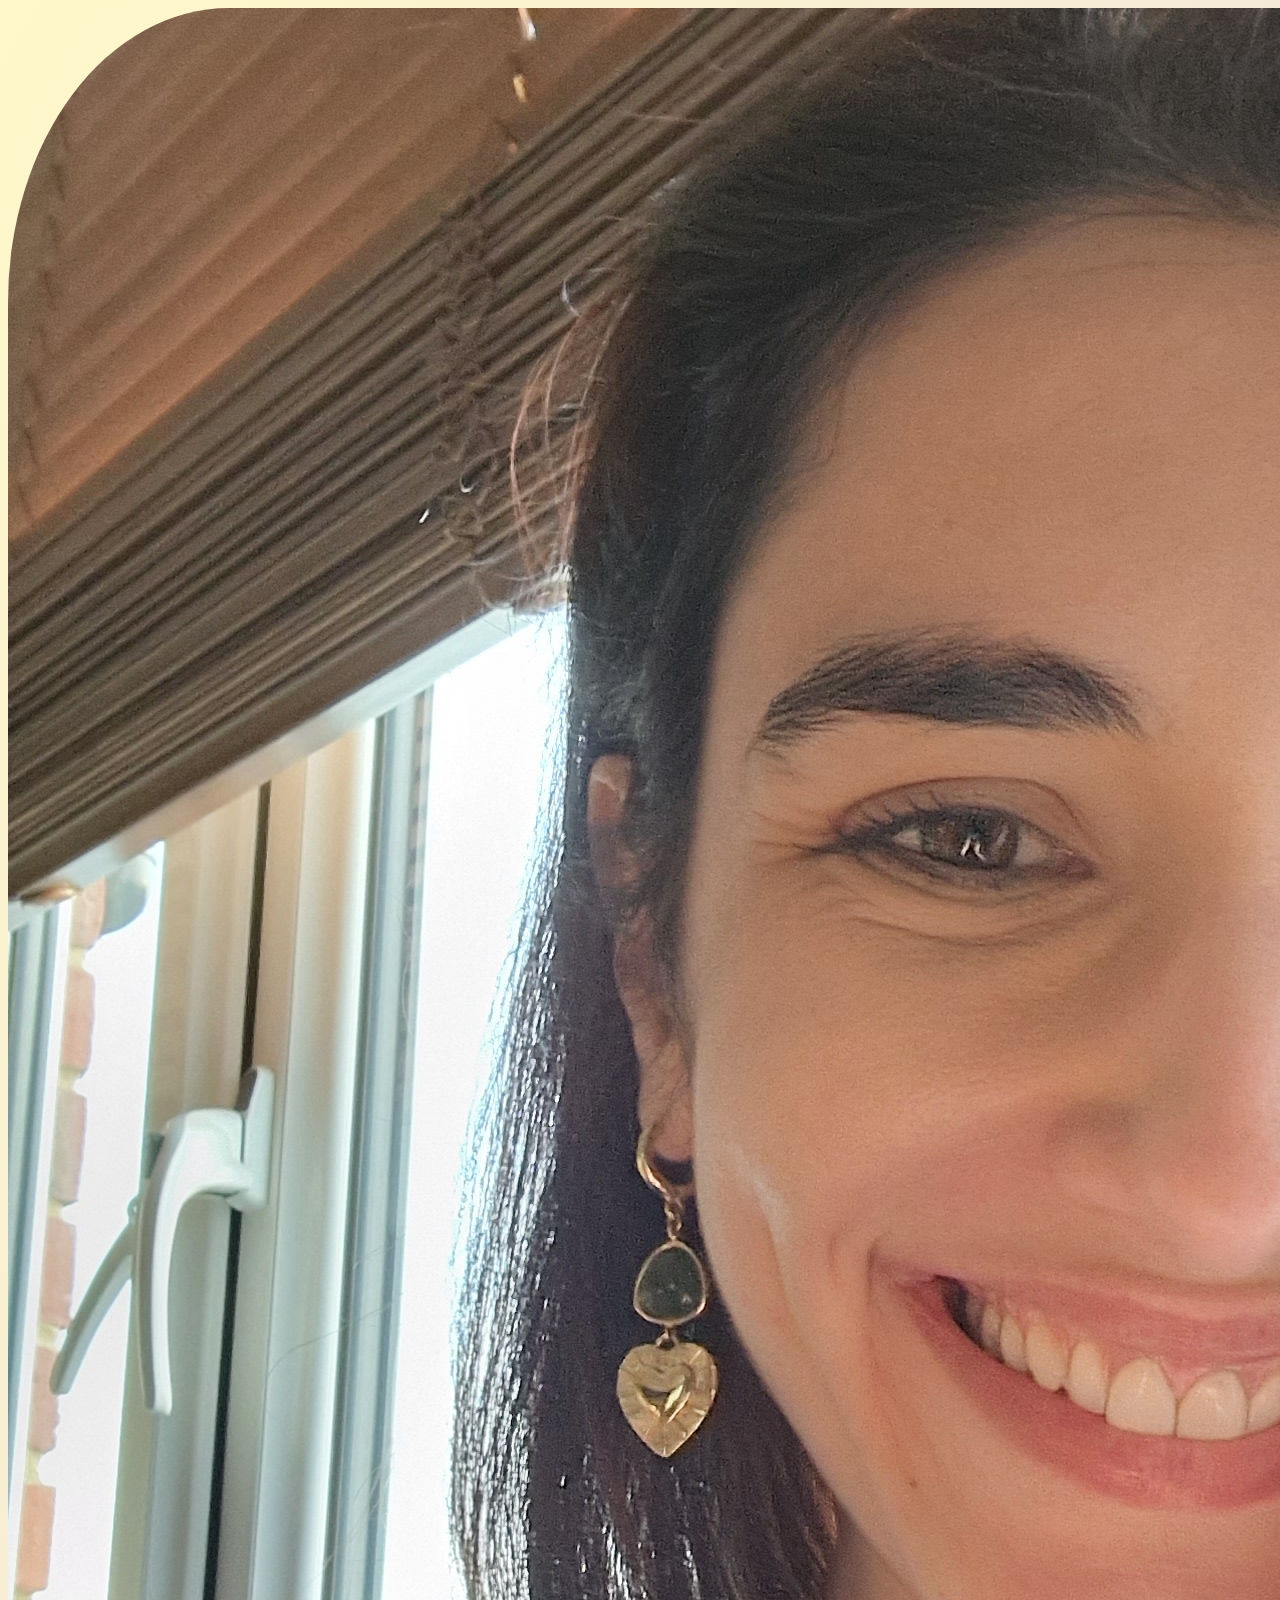
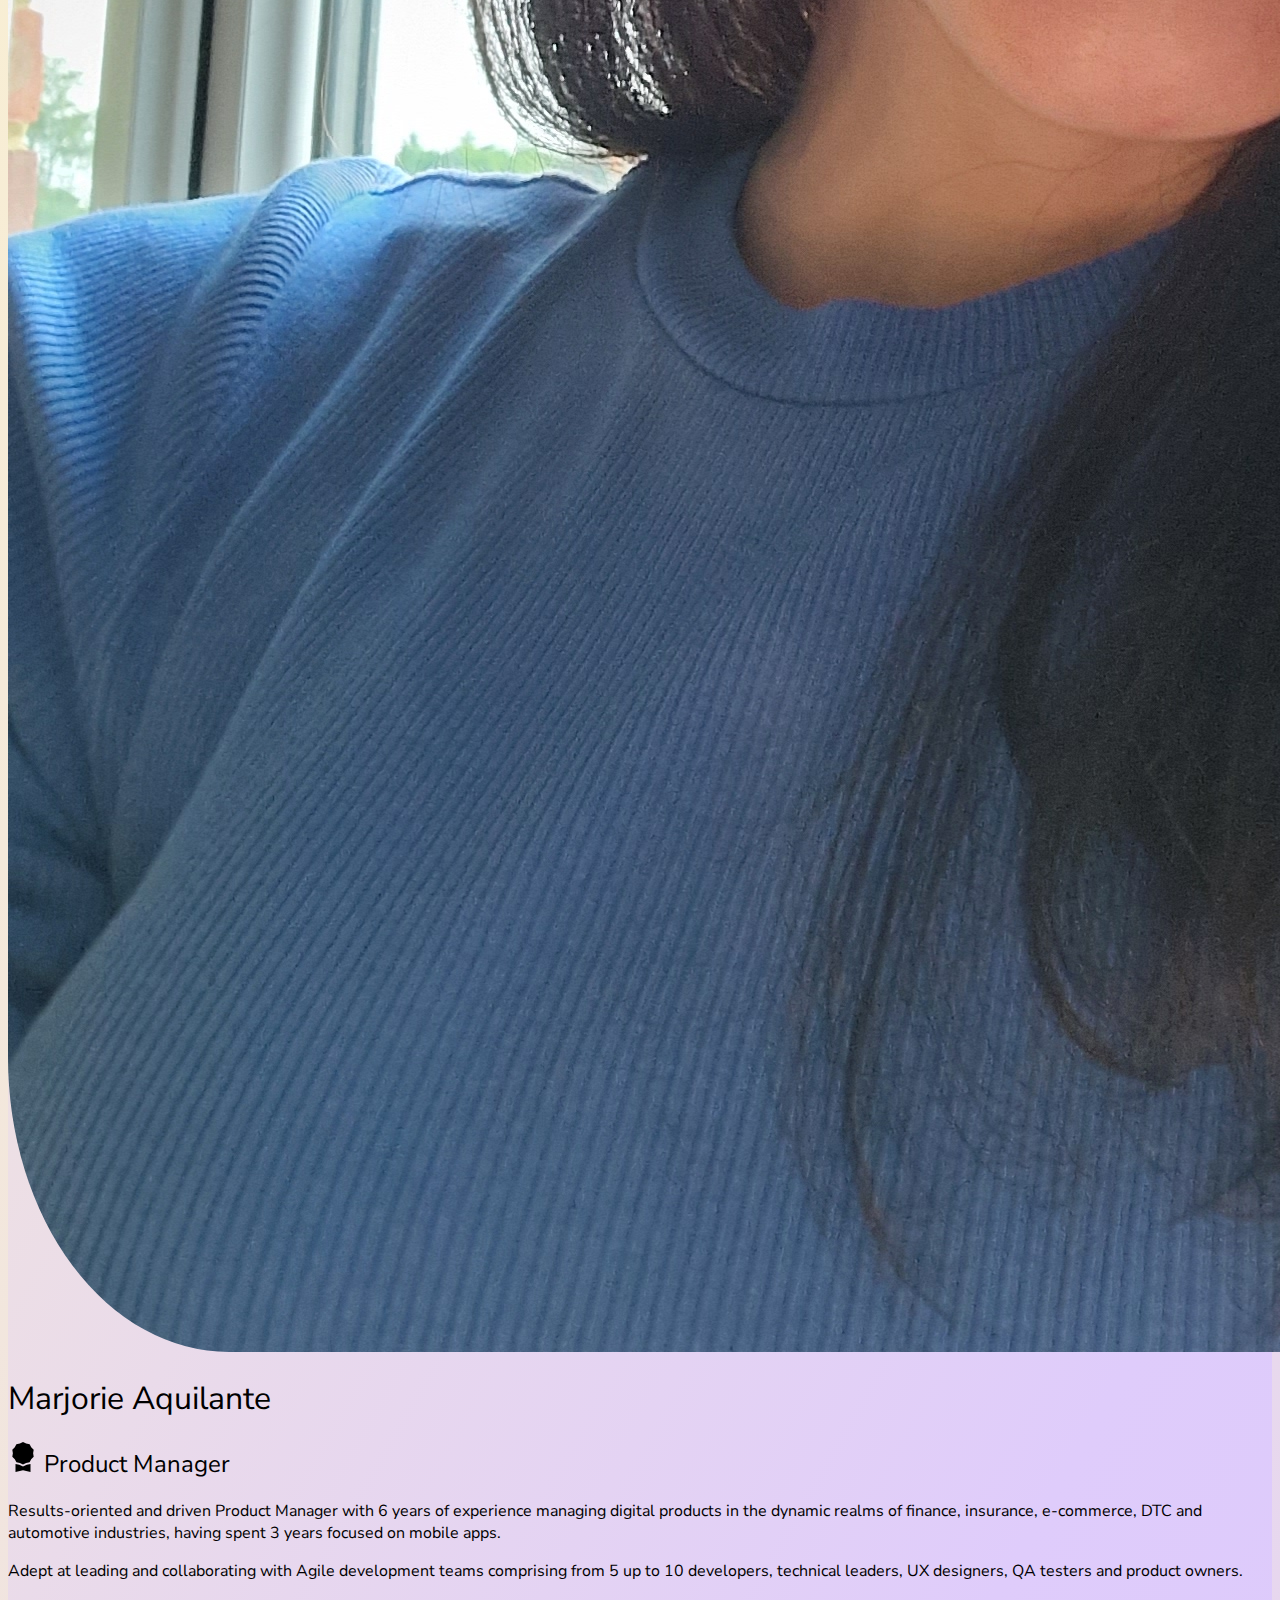
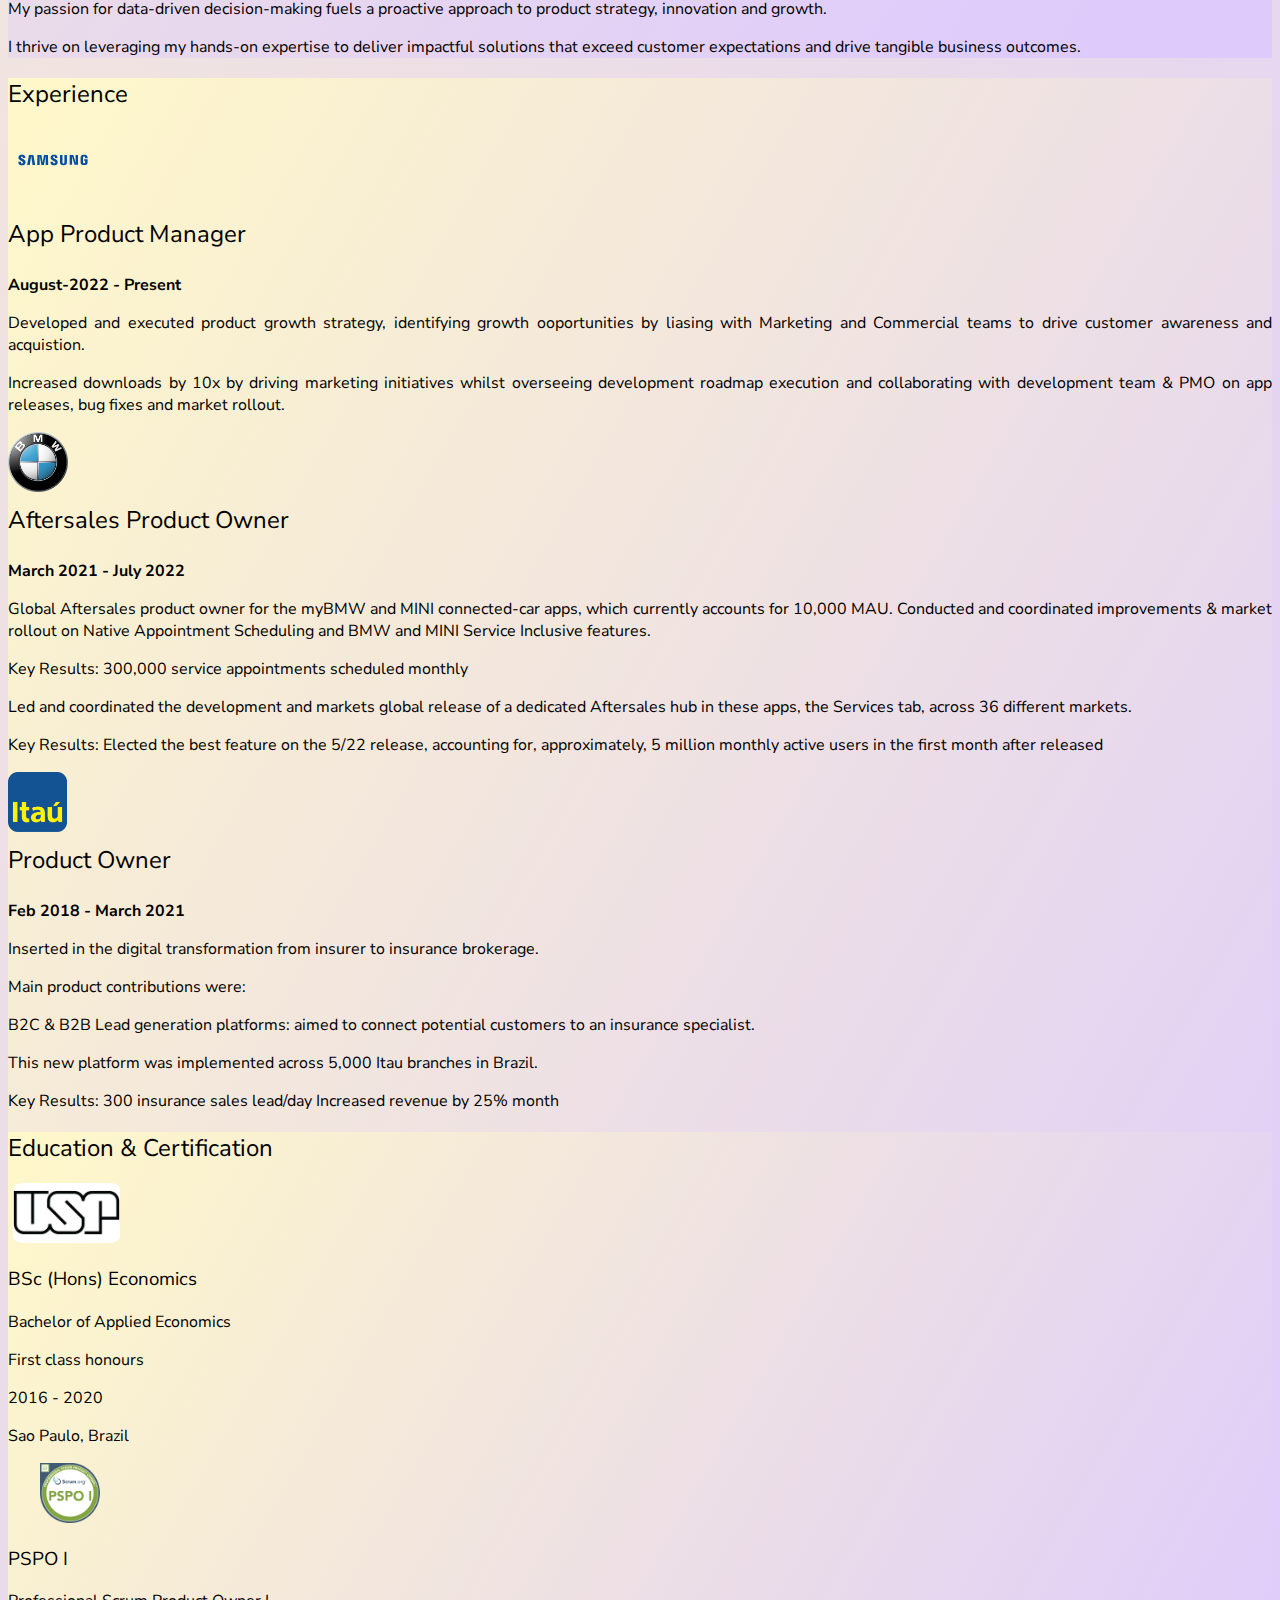
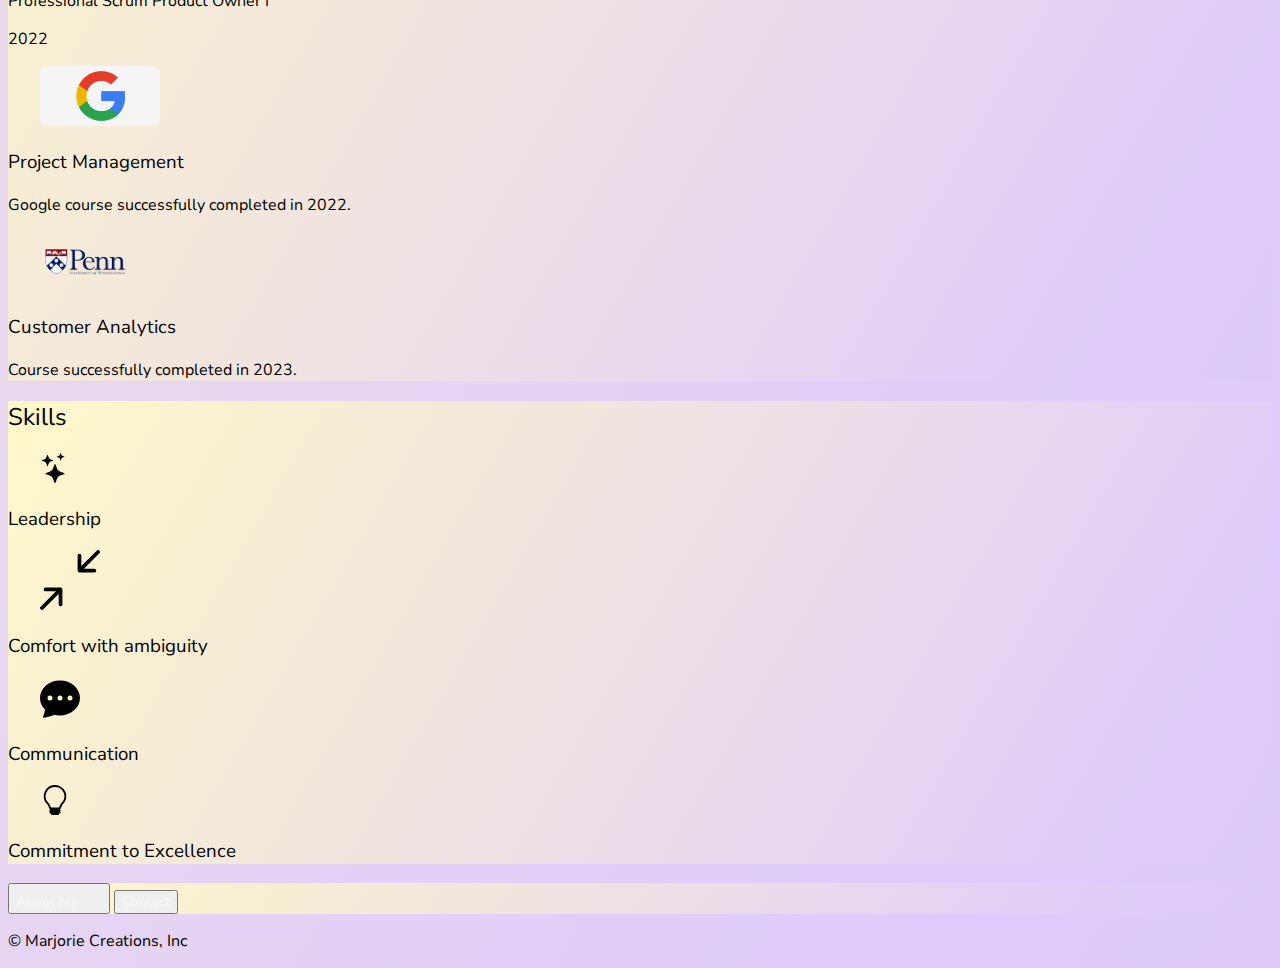
<file: index.html>
<!DOCTYPE html>
<html lang="en">

<head>
  <meta charset="UTF-8">
  <meta name="viewport" content="width=device-width, initial-scale=1.0">
  <title>Marjorie</title>
  <link href="https://cdn.jsdelivr.net/npm/bootstrap@5.3.2/dist/css/bootstrap.min.css" rel="stylesheet" integrity="sha384-T3c6CoIi6uLrA9TneNEoa7RxnatzjcDSCmG1MXxSR1GAsXEV/Dwwykc2MPK8M2HN" crossorigin="anonymous">
  <link href="./style.css" rel="stylesheet">
  <link rel="preconnect" href="https://fonts.googleapis.com">
  <link rel="preconnect" href="https://fonts.gstatic.com" crossorigin>
  <link href="https://fonts.googleapis.com/css2?family=Nunito+Sans:opsz,wght@6..12,300&family=Pixelify+Sans&display=swap" rel="stylesheet">
  <link rel="preconnect" href="https://fonts.googleapis.com">
<link rel="preconnect" href="https://fonts.gstatic.com" crossorigin>
<link href="https://fonts.googleapis.com/css2?family=Nunito+Sans:opsz,wght@6..12,300;6..12,500&family=Pixelify+Sans&display=swap" rel="stylesheet">
</head>

<body>

  <!-- Title -->

  <section id="main-page" class="gradient-background">
    <div class="container col-xxl-8 px-4 pt-5">
      <div class="row flex-lg-row-reverse align-items-center g-5 pt-5">
        <div class="col-10 col-sm-8 col-lg-6">
          <img src="./Marjorie_SA.jpg" class="d-block mx-lg-auto img-fluid marjorieimg" alt="Marjorie-photo" loading="lazy">
        </div>
        <div class="col-lg-6">
          <h1 class="display-5 fw-bold text-body-emphasis lh-1 mb-3 marjorietext"> Marjorie Aquilante </h1>
         <h2 class="lead marjorietext mb-5">
          <svg xmlns="http://www.w3.org/2000/svg" width="30" height="30" fill="currentColor" class="bi bi-award-fill" viewBox="0 0 16 16">
            <path d="m8 0 1.669.864 1.858.282.842 1.68 1.337 1.32L13.4 6l.306 1.854-1.337 1.32-.842 1.68-1.858.282L8 12l-1.669-.864-1.858-.282-.842-1.68-1.337-1.32L2.6 6l-.306-1.854 1.337-1.32.842-1.68L6.331.864 8 0z"/>
            <path d="M4 11.794V16l4-1 4 1v-4.206l-2.018.306L8 13.126 6.018 12.1 4 11.794z"/>
          </svg> Product Manager </h2>
          <p class="marjorietext my-5"> Results-oriented and driven Product Manager with 6 years of experience managing digital products in the dynamic realms of 
            finance, insurance, e-commerce, DTC and automotive industries, having spent 3 years focused on mobile apps. </p>
            <p class="marjorietext my-5"> Adept at leading and collaborating with Agile development teams comprising from 5 up to 10 developers, technical leaders, UX designers, QA testers and product owners. </p>
            <p class="marjorietext my-5"> My passion for data-driven decision-making fuels a proactive approach to product strategy, innovation and growth.</p> 
            <p class="marjorietext my-5">  I thrive on leveraging my hands-on expertise to deliver impactful solutions that exceed customer expectations and drive tangible business outcomes. </p>
        </div>
      </div>
    </div>
  </section>
  <!-- Experience -->
  <section id="experience" class="gradient-background">
    <div class="container px-8 py-5" id="experience">
      <h2 class="pb-2 border-bottom marjorietext"> Experience</h2>
      <div class="row g-4 py-5 row-cols-1 row-cols-lg-3">
        <div class="col d-flex align-items-start">
            <img src="./Samsung-Logo.wine.svg" alt="samsung-logo" height="60" class="mx-5">
          <div>
            <h3 class="marjorietext" style="font-size: 1.5rem;">App Product Manager</h3>
               <p class="marjorietext py-2" align="justify" style="font-weight:bolder;"> August-2022 - Present </p>
              <p class="marjorietext" align="justify"> Developed and executed product growth strategy, identifying growth ooportunities by liasing with Marketing and Commercial teams to drive customer awareness and acquistion.</p>
              <p class="marjorietext" align="justify"> Increased downloads by 10x by driving marketing initiatives whilst overseeing development roadmap execution and collaborating with development team & PMO on app releases, bug fixes and market rollout.</p>
          </div>
        </div>
        <div class="col d-flex align-items-start">
          <div class="icon-square text-body-emphasis bg-body-secondary d-inline-flex align-items-center justify-content-center fs-4 flex-shrink-0 me-3">
            <img src="./BMW.png" alt="bmw-logo" height="60" class="mx-5">
          </div>
          <div>
            <h3 class="marjorietext mx-2" style="font-size: 1.5rem;">Aftersales Product Owner</h3>
            <p class="marjorietext mt-5" style="font-weight:bolder;">March 2021 - July 2022</p>
            <p class="marjorietext mx-0 pd-0" align="justify">Global Aftersales product owner for the myBMW and MINI connected-car apps, which currently accounts for 10,000 MAU.
              Conducted and coordinated improvements & market rollout on Native Appointment Scheduling and BMW and MINI Service Inclusive features.</p>
              <p class="marjorietext" align="justify"> Key Results: 300,000 service appointments scheduled monthly </p>
              <p class="marjorietext" align="justify">Led and coordinated the development and markets global release of a dedicated Aftersales hub in these apps, the Services tab, across 36 different markets.</p>
              <p class="marjorietext" align="justify"> Key Results: Elected the best feature on the 5/22 release, accounting for, approximately, 5 million monthly active users in the first month after released</p>
          </div>
        </div>
        <div class="col d-flex align-items-start">
          <div class="icon-square text-body-emphasis bg-body-secondary d-inline-flex align-items-center justify-content-center fs-4 flex-shrink-0 me-3">
            <img src="./Banco_Itaú_logo.svg.png" alt="banco-itau-logo" height="60" class="mx-5">
          </div>
          <div>
            <h3 class="marjorietext" style="font-size: 1.5rem;">Product Owner</h3>
            <p class="marjorietext mt-5" align="justify" style="font-weight:bolder;">Feb 2018 - March 2021</p>
            <p class="marjorietext" align="justify"> Inserted in the digital transformation from insurer to insurance brokerage. </p>
            <p class="marjorietext" align="justify">  Main product contributions were:</p>
             <p class="marjorietext" align="justify"> B2C & B2B Lead generation platforms: aimed to connect potential customers to an insurance specialist. </p>
             <p class="marjorietext" align="justify"> This new platform was implemented across 5,000 Itau branches in Brazil.</p>
              <p class="marjorietext" align="justify"> Key Results:
              300 insurance sales lead/day
              Increased revenue by 25% month</p>
          </div>
        </div>
      </div>
    </div>
    <section id="education" class="gradient-background">
      <div class="container px-4 py-5" id="icon-grid">
        <h2 class="pb-2 border-bottom marjorietext"> Education & Certification </h2>
        <div class="row row-cols-1 row-cols-sm-2 row-cols-md-3 row-cols-lg-4 g-4 py-5">
          <div class="col d-flex align-items-start">
            <img src="./USP.jpg" alt="universidade-de-sao-paulo" height="60" class="usplogo">
            <div>
              <h3 class="fw-bold mb-0 fs-4 text-body-emphasis marjorietext pb-2">BSc (Hons) Economics</h3>
              <p class="marjorietext">Bachelor of Applied Economics </p>
               <p class="marjorietext">First class honours</p> 
               <p class="marjorietext">2016 - 2020</p> 
                <p class="marjorietext">Sao Paulo, Brazil </p>
            </div>
          </div>

          <div class="col d-flex align-items-start">
            <svg class="bi text-body-secondary flex-shrink-0 me-3" width="1.75em" height="1.75em"><use xlink:href="#toggles2"></use></svg>
            <img src="./pspo-logo.png" alt="pspo-logo" height="60" class="pslogo">
            <div>
              <h3 class="fw-bold mb-0 fs-4 text-body-emphasis marjorietext mb-3">PSPO I</h3>
              <p class="marjorietext">Professional Scrum Product Owner I</p>
              <p class="marjorietext">2022</p>
            </div>
          </div>
          <div class="col d-flex align-items-start">
            <svg class="bi text-body-secondary flex-shrink-0 me-3" width="1.75em" height="1.75em"><use xlink:href="#geo-fill"></use></svg>
            <img src="./google-logo.webp" alt="google-logo" height="60" class="googlelogo">
            <div>
              <h3 class="fw-bold mb-2 fs-4 text-body-emphasis marjorietext">Project Management</h3>
              <p class="marjorietext"> Google course successfully completed in 2022.</p>
            </div>
          </div>
          <div class="col d-flex align-items-start">
            <svg class="bi text-body-secondary flex-shrink-0 me-3" width="1.75em" height="1.75em"><use xlink:href="#tools"></use></svg>
            <img src="./upenn.png" alt="universityofpennsylvania" height="60" class="upennlogo">
            <div>
              <h3 class="fw-bold mb-0 fs-4 text-body-emphasis marjorietext">Customer Analytics</h3>
              <p class="marjorietext mt-2">Course successfully completed in 2023. </p>
            </div>
          </div>
        </div>
      </div>

    </section>
  </section>
  <section id="skills" class="gradient-background">
  <div class="container px-4 py-5" id="icon-grid">
    <h2 class="pb-2 border-bottom marjorietext">Skills</h2>

    <div class="row row-cols-1 row-cols-sm-2 row-cols-md-3 row-cols-lg-4 g-4 py-5">
      <div class="col d-flex align-items-start">
        <svg class="bi text-body-secondary flex-shrink-0 me-3" width="1.75em" height="1.75em"><use xlink:href="#bootstrap"></use></svg>
        <svg xmlns="http://www.w3.org/2000/svg" width="30" height="30" fill="currentColor" class="bi bi-stars" viewBox="0 0 16 16">
          <path d="M7.657 6.247c.11-.33.576-.33.686 0l.645 1.937a2.89 2.89 0 0 0 1.829 1.828l1.936.645c.33.11.33.576 0 .686l-1.937.645a2.89 2.89 0 0 0-1.828 1.829l-.645 1.936a.361.361 0 0 1-.686 0l-.645-1.937a2.89 2.89 0 0 0-1.828-1.828l-1.937-.645a.361.361 0 0 1 0-.686l1.937-.645a2.89 2.89 0 0 0 1.828-1.828l.645-1.937zM3.794 1.148a.217.217 0 0 1 .412 0l.387 1.162c.173.518.579.924 1.097 1.097l1.162.387a.217.217 0 0 1 0 .412l-1.162.387A1.734 1.734 0 0 0 4.593 5.69l-.387 1.162a.217.217 0 0 1-.412 0L3.407 5.69A1.734 1.734 0 0 0 2.31 4.593l-1.162-.387a.217.217 0 0 1 0-.412l1.162-.387A1.734 1.734 0 0 0 3.407 2.31l.387-1.162zM10.863.099a.145.145 0 0 1 .274 0l.258.774c.115.346.386.617.732.732l.774.258a.145.145 0 0 1 0 .274l-.774.258a1.156 1.156 0 0 0-.732.732l-.258.774a.145.145 0 0 1-.274 0l-.258-.774a1.156 1.156 0 0 0-.732-.732L9.1 2.137a.145.145 0 0 1 0-.274l.774-.258c.346-.115.617-.386.732-.732L10.863.1z"/>
        </svg>
        <div>
          <h3 class="fw-bold mb-0 fs-4 text-body-emphasis marjorietext mb-2 mx-2">Leadership</h3>
        </div>
      </div>
      <div class="col d-flex align-items-start">
        <svg class="bi text-body-secondary flex-shrink-0 me-3" width="1.75em" height="1.75em"><use xlink:href="#cpu-fill"></use></svg>
        <svg xmlns="http://www.w3.org/2000/svg" width="60" height="60" fill="currentColor" class="bi bi-arrows-angle-contract" viewBox="0 0 16 16">
          <path fill-rule="evenodd" d="M.172 15.828a.5.5 0 0 0 .707 0l4.096-4.096V14.5a.5.5 0 1 0 1 0v-3.975a.5.5 0 0 0-.5-.5H1.5a.5.5 0 0 0 0 1h2.768L.172 15.121a.5.5 0 0 0 0 .707zM15.828.172a.5.5 0 0 0-.707 0l-4.096 4.096V1.5a.5.5 0 1 0-1 0v3.975a.5.5 0 0 0 .5.5H14.5a.5.5 0 0 0 0-1h-2.768L15.828.879a.5.5 0 0 0 0-.707z"/>
        </svg>
        <div>
          <h3 class="fw-bold mb-0 fs-4 text-body-emphasis marjorietext mx-5" style="text-align: justify;">Comfort with ambiguity</h3>
        </div>
      </div>
      <div class="col d-flex align-items-start">
        <svg class="bi text-body-secondary flex-shrink-0 me-3" width="1.75em" height="1.75em"><use xlink:href="#calendar3"></use></svg>
        <svg xmlns="http://www.w3.org/2000/svg" width="40" height="40" fill="currentColor" class="bi bi-chat-dots-fill" viewBox="0 0 16 16">
          <path d="M16 8c0 3.866-3.582 7-8 7a9.06 9.06 0 0 1-2.347-.306c-.584.296-1.925.864-4.181 1.234-.2.032-.352-.176-.273-.362.354-.836.674-1.95.77-2.966C.744 11.37 0 9.76 0 8c0-3.866 3.582-7 8-7s8 3.134 8 7zM5 8a1 1 0 1 0-2 0 1 1 0 0 0 2 0zm4 0a1 1 0 1 0-2 0 1 1 0 0 0 2 0zm3 1a1 1 0 1 0 0-2 1 1 0 0 0 0 2z"/>
        </svg>
        <div>
          <h3 class="fw-bold mb-0 fs-4 text-body-emphasis marjorietext mx-3">Communication</h3>
        </div>
      </div>
      <div class="col d-flex align-items-start">
        <svg class="bi text-body-secondary flex-shrink-0 me-3" width="1.75em" height="1.75em"><use xlink:href="#home"></use></svg>
        <svg xmlns="http://www.w3.org/2000/svg" width="30" height="30" fill="currentColor" class="bi bi-lightbulb" viewBox="0 0 16 16">
          <path d="M2 6a6 6 0 1 1 10.174 4.31c-.203.196-.359.4-.453.619l-.762 1.769A.5.5 0 0 1 10.5 13a.5.5 0 0 1 0 1 .5.5 0 0 1 0 1l-.224.447a1 1 0 0 1-.894.553H6.618a1 1 0 0 1-.894-.553L5.5 15a.5.5 0 0 1 0-1 .5.5 0 0 1 0-1 .5.5 0 0 1-.46-.302l-.761-1.77a1.964 1.964 0 0 0-.453-.618A5.984 5.984 0 0 1 2 6zm6-5a5 5 0 0 0-3.479 8.592c.263.254.514.564.676.941L5.83 12h4.342l.632-1.467c.162-.377.413-.687.676-.941A5 5 0 0 0 8 1z"/>
        </svg>
        <div>
          <h3 class="fw-bold mb-0 fs-4 text-body-emphasis marjorietext mx-3">Commitment to Excellence</h3>
        </div>
      </div>
    </div>
  </div>
</section>
<section id="aboutme" class="gradient-background">
  <div class="d-flex gap-2 justify-content-center py-5">
    <a href="./about.html" style="color:whitesmoke" class="button">
    <button class="btn btn-primary d-inline-flex align-items-center marjorietext" type="button" style="font-weight: bolder;">
       About Me 
      </a>
      <svg class="bi ms-1" width="20" height="20"><use xlink:href="#arrow-right-short"></use></svg>
    </button>
    <a href="./contact.html" style="color:whitesmoke" class="button">
      <button class="btn btn-primary d-inline-flex align-items-center marjorietext" type="button" style="font-weight: bolder;">
         Contact
        </a>
  </div>
</section>
  <!-- Footer -->
  <section id="footer">
    <footer class="py-3 my-4">
      <p class="text-center text-body-secondary">© Marjorie Creations, Inc</p>
    </footer>

  </section>
  <script src="https://cdn.jsdelivr.net/npm/bootstrap@5.3.2/dist/js/bootstrap.bundle.min.js" integrity="sha384-C6RzsynM9kWDrMNeT87bh95OGNyZPhcTNXj1NW7RuBCsyN/o0jlpcV8Qyq46cDfL" crossorigin="anonymous"></script>
</body>

</html>
</file>
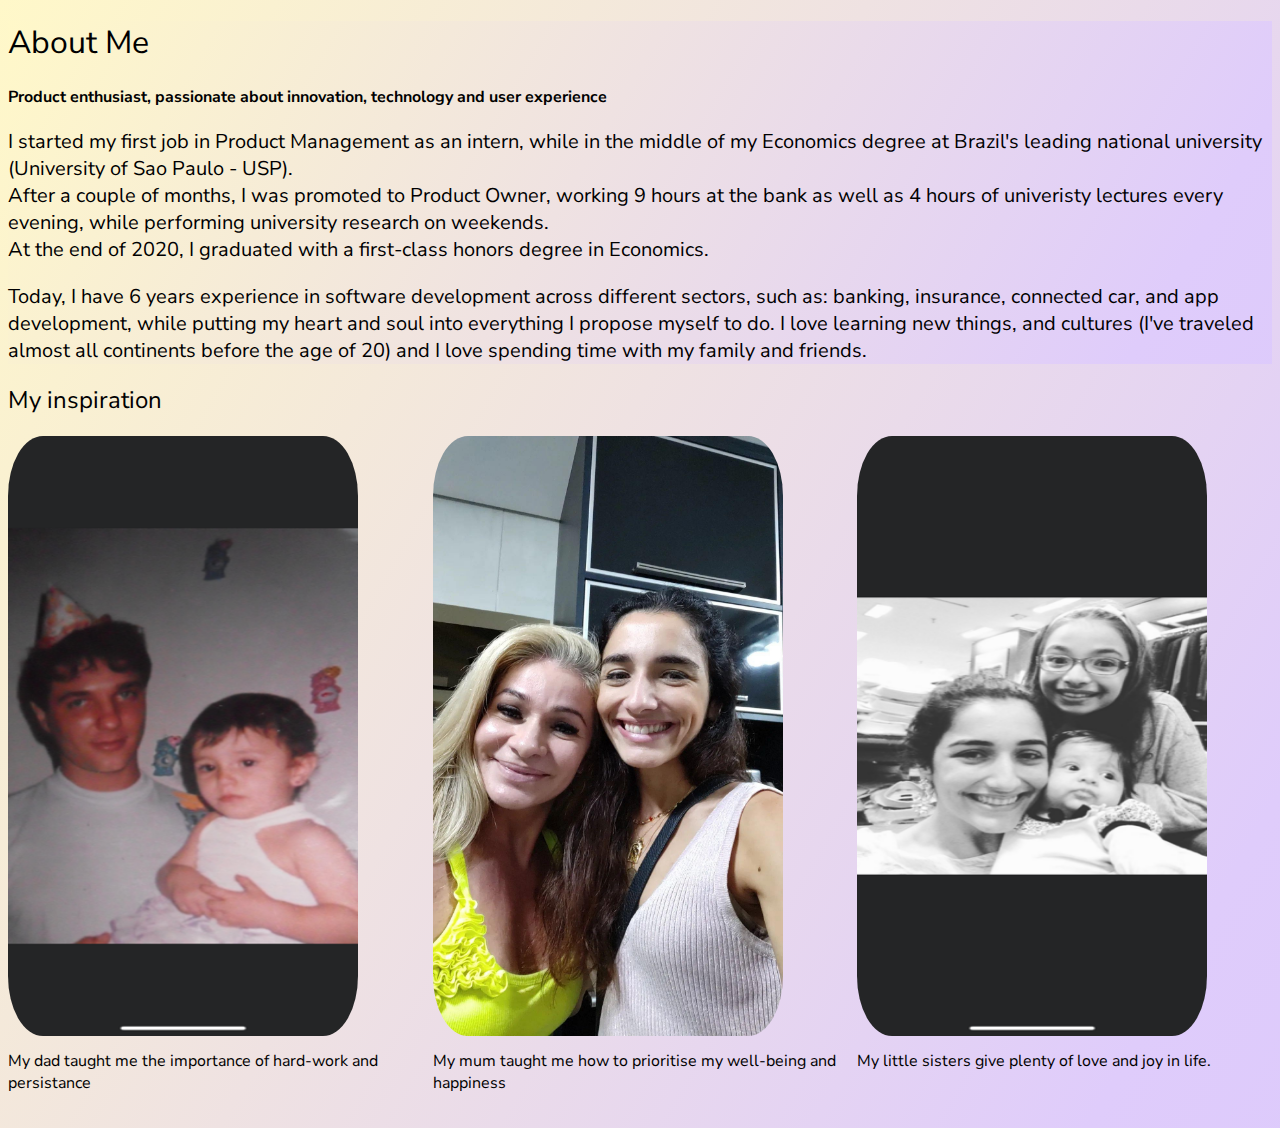
<file: about.html>
<!DOCTYPE html>
<html lang="en">

<head>
  <meta charset="UTF-8">
  <meta name="viewport" content="width=device-width, initial-scale=1.0">
  <title>Marjorie</title>
  <link href="https://cdn.jsdelivr.net/npm/bootstrap@5.3.2/dist/css/bootstrap.min.css" rel="stylesheet" integrity="sha384-T3c6CoIi6uLrA9TneNEoa7RxnatzjcDSCmG1MXxSR1GAsXEV/Dwwykc2MPK8M2HN" crossorigin="anonymous">
  <link href="./style.css" rel="stylesheet">
  <link rel="preconnect" href="https://fonts.googleapis.com">
  <link rel="preconnect" href="https://fonts.gstatic.com" crossorigin>
  <link href="https://fonts.googleapis.com/css2?family=Nunito+Sans:opsz,wght@6..12,300&family=Pixelify+Sans&display=swap" rel="stylesheet">
  <link rel="preconnect" href="https://fonts.googleapis.com">
<link rel="preconnect" href="https://fonts.gstatic.com" crossorigin>
<link href="https://fonts.googleapis.com/css2?family=Nunito+Sans:opsz,wght@6..12,300;6..12,500&family=Pixelify+Sans&display=swap" rel="stylesheet">
<style>
  .container {
  display: grid;
  grid-template-columns: 1fr 1fr 1fr;
  grid-template-rows: 1fr 70px;
  gap: 10px;
}

.item > img {
  border-radius: 10%;
}
</style>
</head>
<body>
<div class="p-5 mb-4 bg-body-tertiary rounded-3 gradient-background">
  
  <div class="container-fluid py-5">
    <h1 class="display-5 fw-bold">About Me</h1>
    <p class="col-md-8 fs-4" style="font-weight: bolder;">Product enthusiast, passionate about innovation, technology and user experience</p>
    <p class="mb-3" style="font-size: 20px;">I started my first job in Product Management as an intern, while in the middle of my Economics degree at 
      Brazil's leading national university (University of Sao Paulo - USP).<br /> After a couple of months, I was promoted to Product Owner, 
      working 9 hours at the bank as well as 4 hours of univeristy lectures every evening, while performing university research on weekends.<br />
      At the end of 2020, I graduated with a first-class honors degree in Economics.</p>
    <p style="font-size: 20px;">Today, I have 6 years experience in software development across different sectors, such as: banking, insurance, connected car, and 
      app development, while putting my heart and soul into everything I propose myself to do. I love learning new things, and cultures (I've traveled
      almost all continents before the age of 20) and I love spending time with my family and friends.</p>
  </div>
</div>
<h2 class="display-5 fw-bold py-5 px-5">My inspiration</h2>

<div class="container">
  <div class="item dad">
    <img src="./dad.PNG" height="600" width="350" class="img-fluid">
  </div>
  <div class="item astronaut">
    <img src="./mum.PNG.jpeg" height="600" width="350" class="img-fluid">
  </div>
  <div class="item book">
    <img src="./sisters.PNG" height="600" width="350" class="img-fluid">
  </div>
  <div class="item marjorietext">My dad taught me the importance of hard-work and persistance</div>
  <div class="item marjorietext">My mum taught me how to prioritise my well-being and happiness</div>
  <div class="item marjorietext">My little sisters give plenty of love and joy in life. </div>

</div>


  <script src="https://cdn.jsdelivr.net/npm/bootstrap@5.3.2/dist/js/bootstrap.bundle.min.js" integrity="sha384-C6RzsynM9kWDrMNeT87bh95OGNyZPhcTNXj1NW7RuBCsyN/o0jlpcV8Qyq46cDfL" crossorigin="anonymous"></script>
</body>
</file>
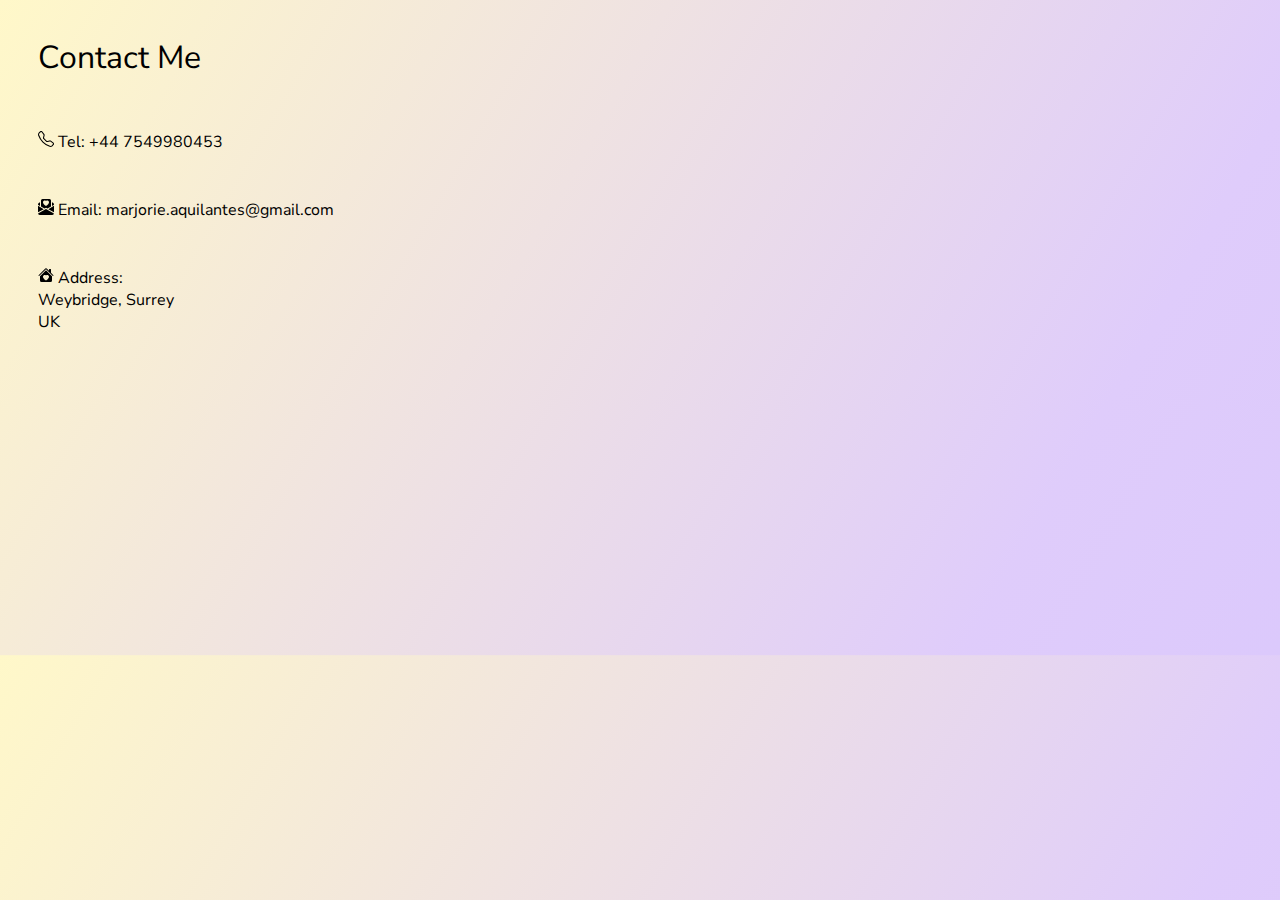
<file: contact.html>
<!DOCTYPE html>
<html lang="en">

<head>
  <meta charset="UTF-8">
  <meta name="viewport" content="width=device-width, initial-scale=1.0">
  <title>Marjorie</title>
  <link href="https://cdn.jsdelivr.net/npm/bootstrap@5.3.2/dist/css/bootstrap.min.css" rel="stylesheet" integrity="sha384-T3c6CoIi6uLrA9TneNEoa7RxnatzjcDSCmG1MXxSR1GAsXEV/Dwwykc2MPK8M2HN" crossorigin="anonymous">
  <link href="./style.css" rel="stylesheet">
  <link rel="preconnect" href="https://fonts.googleapis.com">
  <link rel="preconnect" href="https://fonts.gstatic.com" crossorigin>
  <link href="https://fonts.googleapis.com/css2?family=Nunito+Sans:opsz,wght@6..12,300&family=Pixelify+Sans&display=swap" rel="stylesheet">
  <link rel="preconnect" href="https://fonts.googleapis.com">
<link rel="preconnect" href="https://fonts.gstatic.com" crossorigin>
<link href="https://fonts.googleapis.com/css2?family=Nunito+Sans:opsz,wght@6..12,300;6..12,500&family=Pixelify+Sans&display=swap" rel="stylesheet">
</head>
<style>

body {
  background: linear-gradient(300deg, #D0BFFF,#DFCCFB, #FFF8C9);
  background-size: 180% 180%;
  animation: gradient-animation 18s ease infinite; 
} 
.button {
  font-family: 'Nunito Sans', sans-serif;
  text-decoration: none !important;
}

p, h1, h2, h3 {
  font-family:'Nunito Sans', sans-serif;
  font-weight: normal;
}

h1, p {
  padding: 15px;
  margin-left: 15px;;
}

p {
  margin-left: 15px;
}

</style>
<body>
  <h1 class="display-5 fw-bold text-body-emphasis lh-1 mb-3">Contact Me</h1>
<p>
  <svg xmlns="http://www.w3.org/2000/svg" width="16" height="16" fill="currentColor" class="bi bi-telephone" viewBox="0 0 16 16">
    <path d="M3.654 1.328a.678.678 0 0 0-1.015-.063L1.605 2.3c-.483.484-.661 1.169-.45 1.77a17.568 17.568 0 0 0 4.168 6.608 17.569 17.569 0 0 0 6.608 4.168c.601.211 1.286.033 1.77-.45l1.034-1.034a.678.678 0 0 0-.063-1.015l-2.307-1.794a.678.678 0 0 0-.58-.122l-2.19.547a1.745 1.745 0 0 1-1.657-.459L5.482 8.062a1.745 1.745 0 0 1-.46-1.657l.548-2.19a.678.678 0 0 0-.122-.58L3.654 1.328zM1.884.511a1.745 1.745 0 0 1 2.612.163L6.29 2.98c.329.423.445.974.315 1.494l-.547 2.19a.678.678 0 0 0 .178.643l2.457 2.457a.678.678 0 0 0 .644.178l2.189-.547a1.745 1.745 0 0 1 1.494.315l2.306 1.794c.829.645.905 1.87.163 2.611l-1.034 1.034c-.74.74-1.846 1.065-2.877.702a18.634 18.634 0 0 1-7.01-4.42 18.634 18.634 0 0 1-4.42-7.009c-.362-1.03-.037-2.137.703-2.877L1.885.511z"/>
  </svg> Tel: +44 7549980453</p>
<p>
  <svg xmlns="http://www.w3.org/2000/svg" width="16" height="16" fill="currentColor" class="bi bi-envelope-paper-heart-fill" viewBox="0 0 16 16">
    <path fill-rule="evenodd" d="m3 7.5 3.5 2L8 8.75l1.5.75 3.5-2v-6A1.5 1.5 0 0 0 11.5 0h-7A1.5 1.5 0 0 0 3 1.5v6ZM2 3.133l-.941.502A2 2 0 0 0 0 5.4v.313l2 1.173V3.133Zm12 3.753 2-1.173V5.4a2 2 0 0 0-1.059-1.765L14 3.133v3.753Zm-3.693 3.324L16 6.873v6.5l-5.693-3.163Zm5.634 4.274L8 10.072.059 14.484A2 2 0 0 0 2 16h12a2 2 0 0 0 1.941-1.516ZM5.693 10.21 0 13.372v-6.5l5.693 3.338ZM8 1.982C9.664.309 13.825 3.236 8 7 2.175 3.236 6.336.31 8 1.982Z"/>
  </svg> Email: marjorie.aquilantes@gmail.com</p>
<p>
  <svg xmlns="http://www.w3.org/2000/svg" width="16" height="16" fill="currentColor" class="bi bi-house-heart-fill" viewBox="0 0 16 16">
    <path d="M7.293 1.5a1 1 0 0 1 1.414 0L11 3.793V2.5a.5.5 0 0 1 .5-.5h1a.5.5 0 0 1 .5.5v3.293l2.354 2.353a.5.5 0 0 1-.708.707L8 2.207 1.354 8.853a.5.5 0 1 1-.708-.707L7.293 1.5Z"/>
    <path d="m14 9.293-6-6-6 6V13.5A1.5 1.5 0 0 0 3.5 15h9a1.5 1.5 0 0 0 1.5-1.5V9.293Zm-6-.811c1.664-1.673 5.825 1.254 0 5.018-5.825-3.764-1.664-6.691 0-5.018Z"/>
  </svg>  Address:<br />
    Weybridge, Surrey<br />
  UK <br /> </p>
</body>
</file>
<file: style.css>
.gradient-background {
  background: linear-gradient(300deg, #D0BFFF,#DFCCFB, #FFF8C9);
  background-size: 180% 180%;
  animation: gradient-animation 18s ease infinite;
}

body {
  background: linear-gradient(300deg, #D0BFFF,#DFCCFB, #FFF8C9);
  background-size: 180% 180%;
  animation: gradient-animation 18s ease infinite; 
}

.marjorieimg {
  border-radius: 10%;
}

.marjorietext {
  font-family:'Nunito Sans', sans-serif;
  font-weight: normal;
}

.usplogo {
  border-radius: 10%;
  margin-left: 5px;
  margin-right: 15px;
}

.pslogo {
  margin-right: 15px;
  width: 60px;
}

.googlelogo {
  margin-right: 15px;
  border-radius: 10%;
}

.upennlogo {
  margin-right: 15px;
  border-radius: 10%;
}

.button {
  font-family: 'Nunito Sans', sans-serif;
  text-decoration: none !important;
}

p, h1, h2, h3 {
  font-family:'Nunito Sans', sans-serif;
  font-weight: normal;
}









@keyframes gradient-animation {
  0% {
    background-position: 0% 50%;
  }
  50% {
    background-position: 100% 50%;
  }
  100% {
    background-position: 0% 50%;
  }
}

.icon-square {
  width: 3rem;
  height: 3rem;
  border-radius: 0.75rem;
}

.profile-img {
  height: 100px;
  border-radius: 50%;
}
</file>
